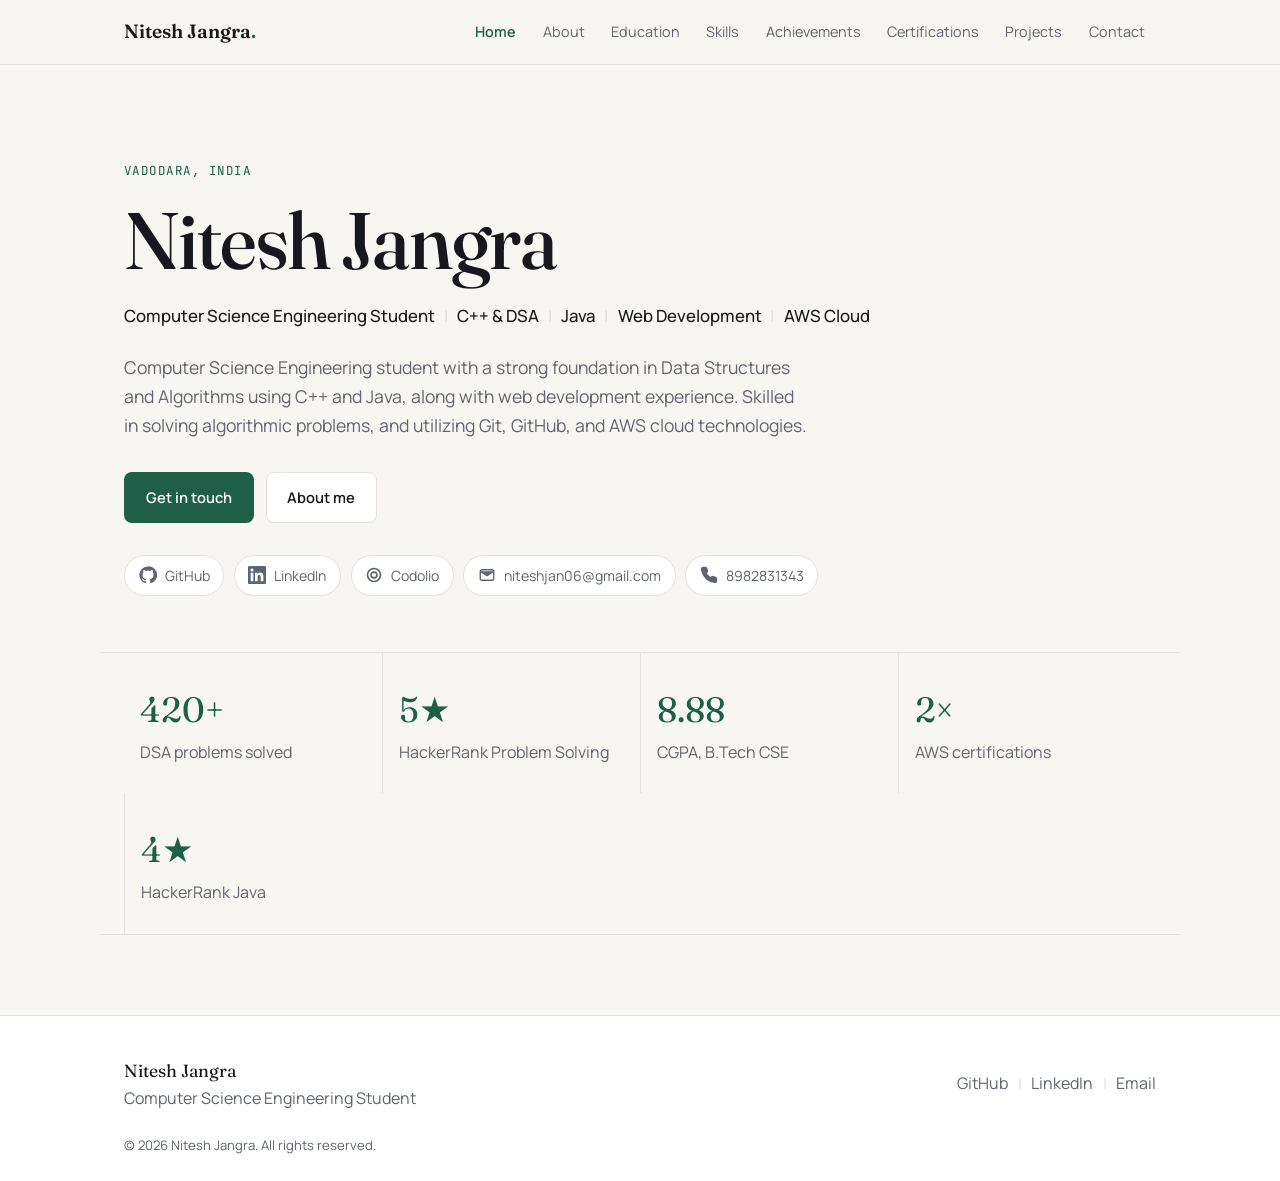
<file: index.html>
<!DOCTYPE html>
<html lang="en">
<head>
<meta charset="utf-8">
<meta name="viewport" content="width=device-width, initial-scale=1">
<title>Nitesh Jangra — CSE Student, C++ & DSA, AWS</title>
<meta name="description" content="Portfolio of Nitesh Jangra, Computer Science Engineering student in Vadodara.">
<link rel="preconnect" href="https://fonts.googleapis.com">
<link rel="stylesheet" href="https://fonts.googleapis.com/css2?family=Fraunces:opsz,wght@9..144,500;9..144,600&family=Manrope:wght@400;500;600&family=JetBrains+Mono:wght@400;500&display=swap">
<link rel="stylesheet" href="css/style.css">
</head>
<body>
<header class="site-header">
  <div class="container nav-wrap">
    <a class="brand" href="index.html">Nitesh Jangra<span>.</span></a>
    <input type="checkbox" id="nav-toggle" class="nav-toggle">
    <label for="nav-toggle" class="nav-burger" aria-label="Toggle menu"><span></span></label>
    <nav class="nav"><ul><li><a href="index.html" class="active" aria-current="page">Home</a></li><li><a href="about.html">About</a></li><li><a href="education.html">Education</a></li><li><a href="skills.html">Skills</a></li><li><a href="achievements.html">Achievements</a></li><li><a href="certifications.html">Certifications</a></li><li><a href="projects.html">Projects</a></li><li><a href="contact.html">Contact</a></li></ul></nav>
  </div>
</header>
<main class="fade-in">

<section class="hero container">
  <p class="eyebrow">Vadodara, India</p>
  <h1 class="hero-title">Nitesh Jangra</h1>
  <p class="hero-sub">Computer Science Engineering Student <span>|</span> C++ &amp; DSA <span>|</span> Java <span>|</span> Web Development <span>|</span> AWS Cloud</p>
  <p class="lead">Computer Science Engineering student with a strong foundation in Data Structures and Algorithms using C++ and Java, along with web development experience. Skilled in solving algorithmic problems, and utilizing Git, GitHub, and AWS cloud technologies.</p>
  <div class="actions"><a class="btn btn-primary" href="contact.html">Get in touch</a><a class="btn btn-ghost" href="about.html">About me</a></div>
  <ul class="socials">
    <li><a href="https://github.com/niteshjan06" target="_blank" rel="noopener noreferrer" aria-label="GitHub"><svg viewBox="0 0 24 24" aria-hidden="true"><path d="M12 .5a11.5 11.5 0 0 0-3.64 22.41c.58.1.79-.25.79-.56v-2c-3.2.7-3.88-1.37-3.88-1.37-.52-1.33-1.28-1.69-1.28-1.69-1.05-.71.08-.7.08-.7 1.16.08 1.77 1.19 1.77 1.19 1.03 1.77 2.7 1.26 3.36.96.1-.75.4-1.26.73-1.55-2.55-.29-5.24-1.28-5.24-5.68 0-1.26.45-2.28 1.19-3.09-.12-.29-.52-1.46.11-3.05 0 0 .97-.31 3.17 1.18a11 11 0 0 1 5.77 0c2.2-1.49 3.17-1.18 3.17-1.18.63 1.59.23 2.76.11 3.05.74.81 1.19 1.83 1.19 3.09 0 4.41-2.69 5.39-5.25 5.67.41.36.78 1.06.78 2.14v3.17c0 .31.21.67.8.56A11.5 11.5 0 0 0 12 .5Z"/></svg><span>GitHub</span></a></li>
    <li><a href="https://www.linkedin.com/in/nitesh-jangra-0b7164371" target="_blank" rel="noopener noreferrer" aria-label="LinkedIn"><svg viewBox="0 0 24 24" aria-hidden="true"><path d="M20.45 20.45h-3.55v-5.57c0-1.33-.03-3.04-1.85-3.04-1.85 0-2.14 1.45-2.14 2.94v5.67H9.35V9h3.41v1.56h.05c.48-.9 1.64-1.85 3.37-1.85 3.6 0 4.27 2.37 4.27 5.46v6.28ZM5.34 7.43a2.06 2.06 0 1 1 0-4.12 2.06 2.06 0 0 1 0 4.12ZM7.12 20.45H3.56V9h3.56v11.45ZM22.22 0H1.77C.79 0 0 .77 0 1.73v20.54C0 23.23.79 24 1.77 24h20.45c.98 0 1.78-.77 1.78-1.73V1.73C24 .77 23.2 0 22.22 0Z"/></svg><span>LinkedIn</span></a></li>
    <li><a href="https://codolio.com/profile/niteshjan06" target="_blank" rel="noopener noreferrer" aria-label="Codolio"><svg viewBox="0 0 24 24" aria-hidden="true"><path d="M12 2.25a9.75 9.75 0 1 0 0 19.5 9.75 9.75 0 0 0 0-19.5Zm0 2.2a7.55 7.55 0 1 1 0 15.1 7.55 7.55 0 0 1 0-15.1Zm0 2.55a5 5 0 1 0 0 10 5 5 0 0 0 0-10Zm0 2.2a2.8 2.8 0 1 1 0 5.6 2.8 2.8 0 0 1 0-5.6Z"/></svg><span>Codolio</span></a></li>
    <li><a href="mailto:niteshjan06@gmail.com" aria-label="Email"><svg viewBox="0 0 24 24" fill="none" stroke="currentColor" stroke-width="1.8" aria-hidden="true"><rect x="3" y="5" width="18" height="14" rx="2"/><path d="m3 7 9 6 9-6"/></svg><span>niteshjan06@gmail.com</span></a></li>
    <li><a href="tel:8982831343" aria-label="Phone"><svg viewBox="0 0 24 24" fill="none" stroke="currentColor" stroke-width="1.8" aria-hidden="true"><path d="M22 16.9v3a2 2 0 0 1-2.2 2 19.8 19.8 0 0 1-8.6-3.1 19.5 19.5 0 0 1-6-6A19.8 19.8 0 0 1 2.1 4.2 2 2 0 0 1 4.1 2h3a2 2 0 0 1 2 1.7c.1.9.4 1.8.7 2.7a2 2 0 0 1-.5 2.1L8 9.8a16 16 0 0 0 6 6l1.3-1.3a2 2 0 0 1 2.1-.4c.9.3 1.8.6 2.7.7a2 2 0 0 1 1.7 2Z"/></svg><span>8982831343</span></a></li>
  </ul>
</section>
<section class="container stats">
  <div class="stat"><p class="stat-num">420+</p><p class="muted">DSA problems solved</p></div>
  <div class="stat"><p class="stat-num">5&#9733;</p><p class="muted">HackerRank Problem Solving</p></div>
  <div class="stat"><p class="stat-num">8.88</p><p class="muted">CGPA, B.Tech CSE</p></div>
  <div class="stat"><p class="stat-num">2&times;</p><p class="muted">AWS certifications</p></div>
  <div class="stat"><p class="stat-num">4&#9733;</p><p class="muted">HackerRank Java</p></div>
</section>
</main>
<footer class="site-footer">
  <div class="container footer-grid">
    <div><p class="footer-name">Nitesh Jangra</p><p class="muted">Computer Science Engineering Student</p></div>
    <p class="footer-links"><a href="https://github.com/niteshjan06" target="_blank" rel="noopener noreferrer">GitHub</a> <span>|</span> <a href="https://www.linkedin.com/in/nitesh-jangra-0b7164371" target="_blank" rel="noopener noreferrer">LinkedIn</a> <span>|</span> <a href="mailto:niteshjan06@gmail.com">Email</a></p>
  </div>
  <div class="container"><p class="copy">&copy; 2026 Nitesh Jangra. All rights reserved.</p></div>
</footer>
</body>
</html>
</file>
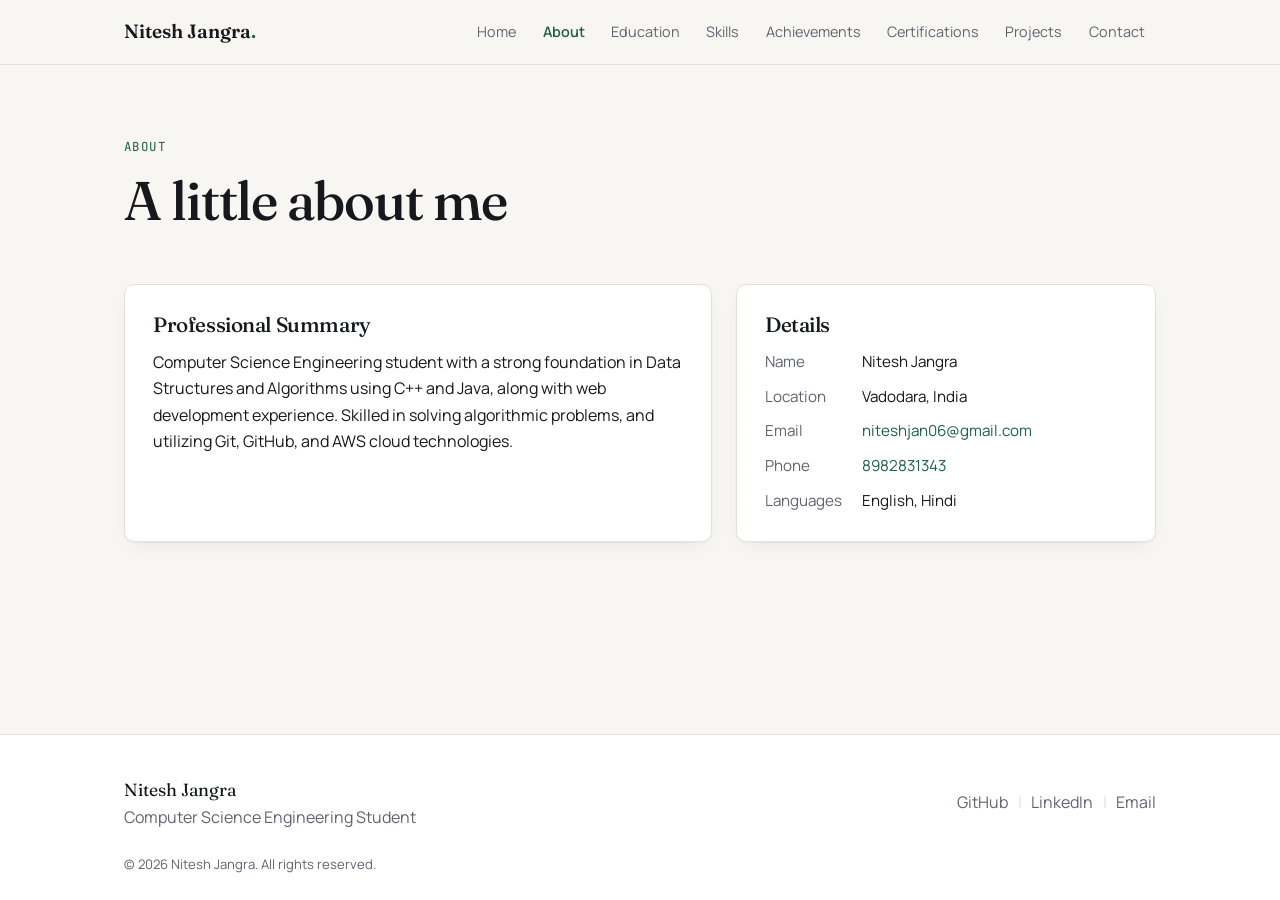
<file: about.html>
<!DOCTYPE html>
<html lang="en">
<head>
<meta charset="utf-8">
<meta name="viewport" content="width=device-width, initial-scale=1">
<title>About — Nitesh Jangra</title>
<meta name="description" content="About Nitesh Jangra, CSE student skilled in C++, Java, DSA and AWS.">
<link rel="preconnect" href="https://fonts.googleapis.com">
<link rel="stylesheet" href="https://fonts.googleapis.com/css2?family=Fraunces:opsz,wght@9..144,500;9..144,600&family=Manrope:wght@400;500;600&family=JetBrains+Mono:wght@400;500&display=swap">
<link rel="stylesheet" href="css/style.css">
</head>
<body>
<header class="site-header">
  <div class="container nav-wrap">
    <a class="brand" href="index.html">Nitesh Jangra<span>.</span></a>
    <input type="checkbox" id="nav-toggle" class="nav-toggle">
    <label for="nav-toggle" class="nav-burger" aria-label="Toggle menu"><span></span></label>
    <nav class="nav"><ul><li><a href="index.html">Home</a></li><li><a href="about.html" class="active" aria-current="page">About</a></li><li><a href="education.html">Education</a></li><li><a href="skills.html">Skills</a></li><li><a href="achievements.html">Achievements</a></li><li><a href="certifications.html">Certifications</a></li><li><a href="projects.html">Projects</a></li><li><a href="contact.html">Contact</a></li></ul></nav>
  </div>
</header>
<main class="fade-in">
<section class="page-head container"><p class="eyebrow">About</p><h1>A little about me</h1></section>
<section class="container two-col">
  <div class="card"><h2>Professional Summary</h2><p>Computer Science Engineering student with a strong foundation in Data Structures and Algorithms using C++ and Java, along with web development experience. Skilled in solving algorithmic problems, and utilizing Git, GitHub, and AWS cloud technologies.</p></div>
  <div class="card"><h2>Details</h2><dl class="facts">
    <dt>Name</dt><dd>Nitesh Jangra</dd><dt>Location</dt><dd>Vadodara, India</dd>
    <dt>Email</dt><dd><a href="mailto:niteshjan06@gmail.com">niteshjan06@gmail.com</a></dd><dt>Phone</dt><dd><a href="tel:8982831343">8982831343</a></dd>
    <dt>Languages</dt><dd>English, Hindi</dd></dl></div>
</section>
</main>
<footer class="site-footer">
  <div class="container footer-grid">
    <div><p class="footer-name">Nitesh Jangra</p><p class="muted">Computer Science Engineering Student</p></div>
    <p class="footer-links"><a href="https://github.com/niteshjan06" target="_blank" rel="noopener noreferrer">GitHub</a> <span>|</span> <a href="https://www.linkedin.com/in/nitesh-jangra-0b7164371" target="_blank" rel="noopener noreferrer">LinkedIn</a> <span>|</span> <a href="mailto:niteshjan06@gmail.com">Email</a></p>
  </div>
  <div class="container"><p class="copy">&copy; 2026 Nitesh Jangra. All rights reserved.</p></div>
</footer>
</body>
</html>
</file>
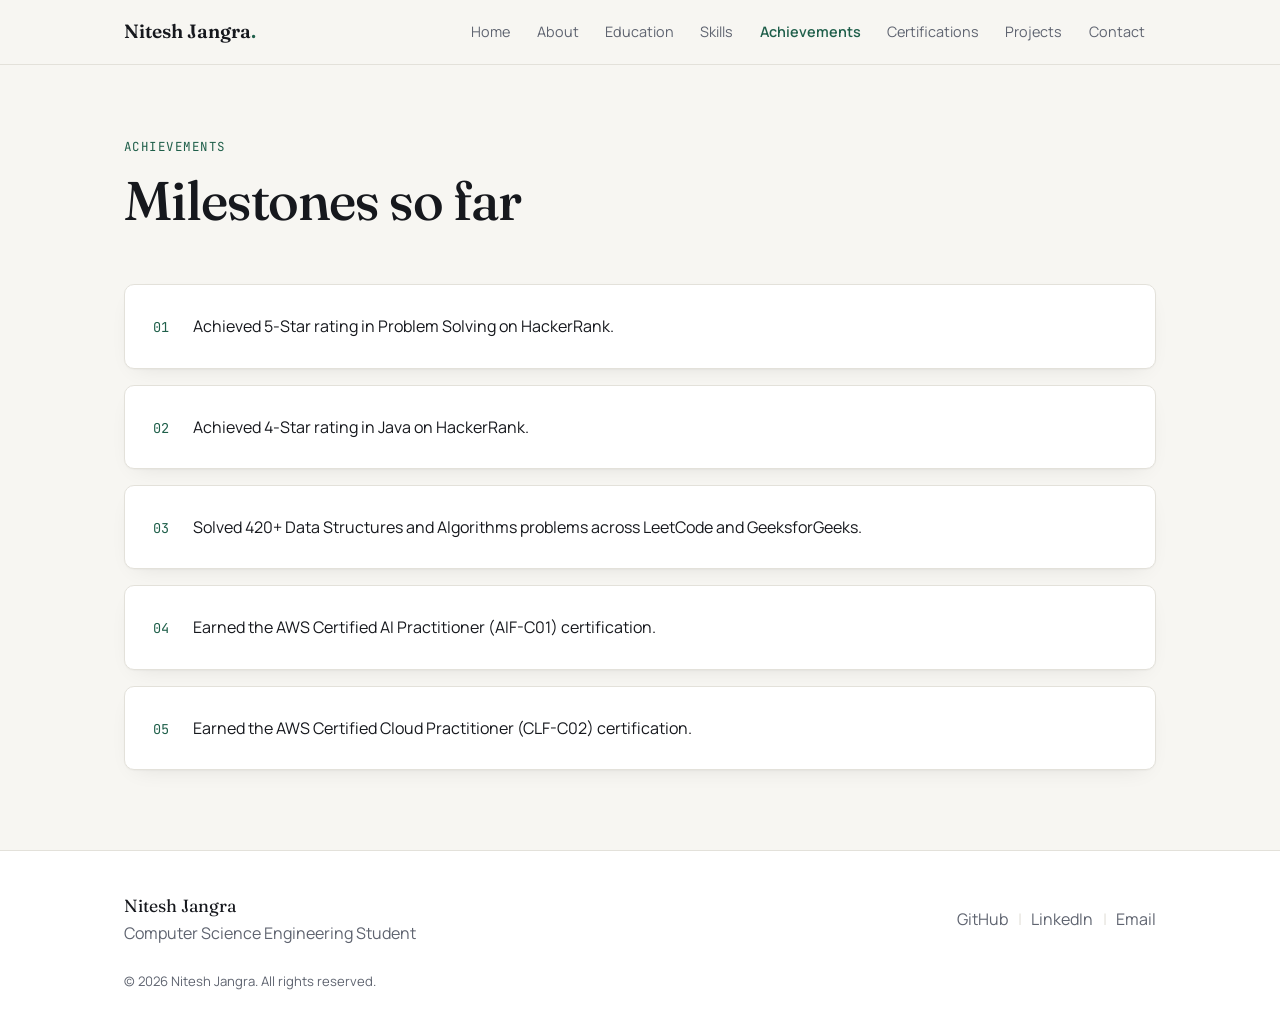
<file: achievements.html>
<!DOCTYPE html>
<html lang="en">
<head>
<meta charset="utf-8">
<meta name="viewport" content="width=device-width, initial-scale=1">
<title>Achievements — Nitesh Jangra</title>
<meta name="description" content="Achievements of Nitesh Jangra in problem solving and cloud.">
<link rel="preconnect" href="https://fonts.googleapis.com">
<link rel="stylesheet" href="https://fonts.googleapis.com/css2?family=Fraunces:opsz,wght@9..144,500;9..144,600&family=Manrope:wght@400;500;600&family=JetBrains+Mono:wght@400;500&display=swap">
<link rel="stylesheet" href="css/style.css">
</head>
<body>
<header class="site-header">
  <div class="container nav-wrap">
    <a class="brand" href="index.html">Nitesh Jangra<span>.</span></a>
    <input type="checkbox" id="nav-toggle" class="nav-toggle">
    <label for="nav-toggle" class="nav-burger" aria-label="Toggle menu"><span></span></label>
    <nav class="nav"><ul><li><a href="index.html">Home</a></li><li><a href="about.html">About</a></li><li><a href="education.html">Education</a></li><li><a href="skills.html">Skills</a></li><li><a href="achievements.html" class="active" aria-current="page">Achievements</a></li><li><a href="certifications.html">Certifications</a></li><li><a href="projects.html">Projects</a></li><li><a href="contact.html">Contact</a></li></ul></nav>
  </div>
</header>
<main class="fade-in">
<section class="page-head container"><p class="eyebrow">Achievements</p><h1>Milestones so far</h1></section>
<section class="container list-cards">
  <div class="card row"><span class="num mono">01</span><p>Achieved 5-Star rating in Problem Solving on HackerRank.</p></div>
  <div class="card row"><span class="num mono">02</span><p>Achieved 4-Star rating in Java on HackerRank.</p></div>
  <div class="card row"><span class="num mono">03</span><p>Solved 420+ Data Structures and Algorithms problems across LeetCode and GeeksforGeeks.</p></div>
  <div class="card row"><span class="num mono">04</span><p>Earned the AWS Certified AI Practitioner (AIF-C01) certification.</p></div>
  <div class="card row"><span class="num mono">05</span><p>Earned the AWS Certified Cloud Practitioner (CLF-C02) certification.</p></div>
  
</section>
</main>
<footer class="site-footer">
  <div class="container footer-grid">
    <div><p class="footer-name">Nitesh Jangra</p><p class="muted">Computer Science Engineering Student</p></div>
    <p class="footer-links"><a href="https://github.com/niteshjan06" target="_blank" rel="noopener noreferrer">GitHub</a> <span>|</span> <a href="https://www.linkedin.com/in/nitesh-jangra-0b7164371" target="_blank" rel="noopener noreferrer">LinkedIn</a> <span>|</span> <a href="mailto:niteshjan06@gmail.com">Email</a></p>
  </div>
  <div class="container"><p class="copy">&copy; 2026 Nitesh Jangra. All rights reserved.</p></div>
</footer>
</body>
</html>
</file>
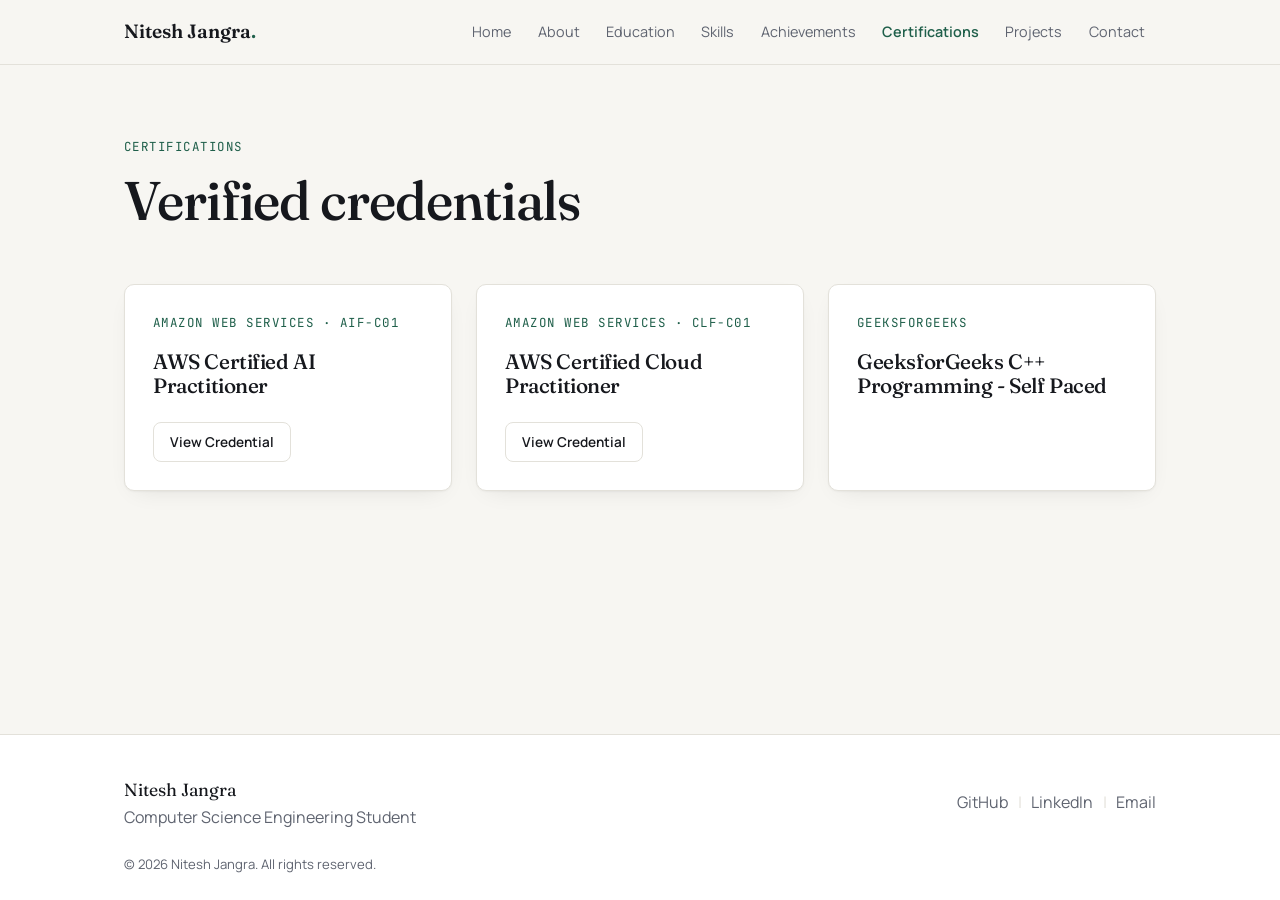
<file: certifications.html>
<!DOCTYPE html>
<html lang="en">
<head>
<meta charset="utf-8">
<meta name="viewport" content="width=device-width, initial-scale=1">
<title>Certifications — Nitesh Jangra</title>
<meta name="description" content="AWS AI Practitioner, AWS Cloud Practitioner and GeeksforGeeks C++ certifications.">
<link rel="preconnect" href="https://fonts.googleapis.com">
<link rel="stylesheet" href="https://fonts.googleapis.com/css2?family=Fraunces:opsz,wght@9..144,500;9..144,600&family=Manrope:wght@400;500;600&family=JetBrains+Mono:wght@400;500&display=swap">
<link rel="stylesheet" href="css/style.css">
</head>
<body>
<header class="site-header">
  <div class="container nav-wrap">
    <a class="brand" href="index.html">Nitesh Jangra<span>.</span></a>
    <input type="checkbox" id="nav-toggle" class="nav-toggle">
    <label for="nav-toggle" class="nav-burger" aria-label="Toggle menu"><span></span></label>
    <nav class="nav"><ul><li><a href="index.html">Home</a></li><li><a href="about.html">About</a></li><li><a href="education.html">Education</a></li><li><a href="skills.html">Skills</a></li><li><a href="achievements.html">Achievements</a></li><li><a href="certifications.html" class="active" aria-current="page">Certifications</a></li><li><a href="projects.html">Projects</a></li><li><a href="contact.html">Contact</a></li></ul></nav>
  </div>
</header>
<main class="fade-in">
<section class="page-head container"><p class="eyebrow">Certifications</p><h1>Verified credentials</h1></section><section class="container grid-3"><div class="card cert"><p class="eyebrow">Amazon Web Services &middot; AIF-C01</p><h2>AWS Certified AI Practitioner</h2><a class="btn btn-ghost btn-sm" href="https://www.credly.com/earner/earned/badge/9426528f-f6dc-471f-ab2c-15a542e75a99" target="_blank" rel="noopener noreferrer">View Credential</a></div><div class="card cert"><p class="eyebrow">Amazon Web Services &middot; CLF-C01</p><h2>AWS Certified Cloud Practitioner</h2><a class="btn btn-ghost btn-sm" href="https://www.credly.com/earner/earned/badge/ca1f41d7-5760-4d4f-8ec5-a8e5cf3d3547" target="_blank" rel="noopener noreferrer">View Credential</a></div><div class="card cert"><p class="eyebrow">GeeksforGeeks</p><h2>GeeksforGeeks C++ Programming - Self Paced</h2></div></section>
</main>
<footer class="site-footer">
  <div class="container footer-grid">
    <div><p class="footer-name">Nitesh Jangra</p><p class="muted">Computer Science Engineering Student</p></div>
    <p class="footer-links"><a href="https://github.com/niteshjan06" target="_blank" rel="noopener noreferrer">GitHub</a> <span>|</span> <a href="https://www.linkedin.com/in/nitesh-jangra-0b7164371" target="_blank" rel="noopener noreferrer">LinkedIn</a> <span>|</span> <a href="mailto:niteshjan06@gmail.com">Email</a></p>
  </div>
  <div class="container"><p class="copy">&copy; 2026 Nitesh Jangra. All rights reserved.</p></div>
</footer>
</body>
</html>
</file>
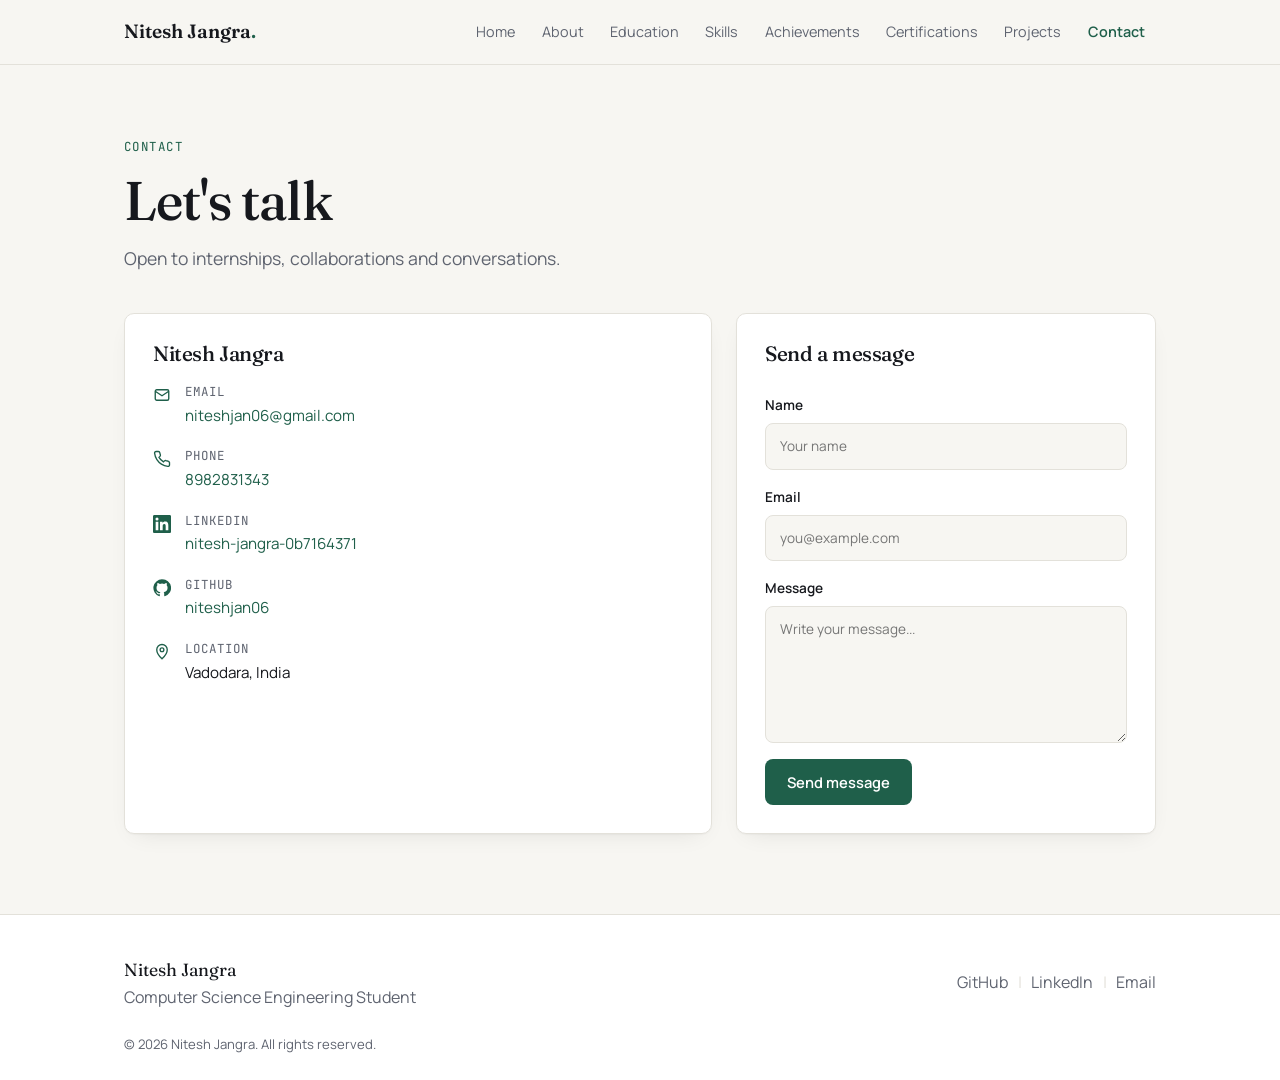
<file: contact.html>
<!DOCTYPE html>
<html lang="en">
<head>
<meta charset="utf-8">
<meta name="viewport" content="width=device-width, initial-scale=1">
<title>Contact — Nitesh Jangra</title>
<meta name="description" content="Contact Nitesh Jangra by email, phone, LinkedIn or GitHub.">
<link rel="preconnect" href="https://fonts.googleapis.com">
<link rel="stylesheet" href="https://fonts.googleapis.com/css2?family=Fraunces:opsz,wght@9..144,500;9..144,600&family=Manrope:wght@400;500;600&family=JetBrains+Mono:wght@400;500&display=swap">
<link rel="stylesheet" href="css/style.css">
</head>
<body>
<header class="site-header">
  <div class="container nav-wrap">
    <a class="brand" href="index.html">Nitesh Jangra<span>.</span></a>
    <input type="checkbox" id="nav-toggle" class="nav-toggle">
    <label for="nav-toggle" class="nav-burger" aria-label="Toggle menu"><span></span></label>
    <nav class="nav"><ul><li><a href="index.html">Home</a></li><li><a href="about.html">About</a></li><li><a href="education.html">Education</a></li><li><a href="skills.html">Skills</a></li><li><a href="achievements.html">Achievements</a></li><li><a href="certifications.html">Certifications</a></li><li><a href="projects.html">Projects</a></li><li><a href="contact.html" class="active" aria-current="page">Contact</a></li></ul></nav>
  </div>
</header>
<main class="fade-in">
<section class="page-head container"><p class="eyebrow">Contact</p><h1>Let's talk</h1><p class=lead>Open to internships, collaborations and conversations.</p></section>
<section class="container two-col">
  <div class="card"><h2>Nitesh Jangra</h2><ul class="contact-list">
    <li><svg viewBox="0 0 24 24" fill="none" stroke="currentColor" stroke-width="1.8" aria-hidden="true"><rect x="3" y="5" width="18" height="14" rx="2"/><path d="m3 7 9 6 9-6"/></svg><div><span class="muted">Email</span><a href="mailto:niteshjan06@gmail.com">niteshjan06@gmail.com</a></div></li>
    <li><svg viewBox="0 0 24 24" fill="none" stroke="currentColor" stroke-width="1.8" aria-hidden="true"><path d="M22 16.9v3a2 2 0 0 1-2.2 2 19.8 19.8 0 0 1-8.6-3.1 19.5 19.5 0 0 1-6-6A19.8 19.8 0 0 1 2.1 4.2 2 2 0 0 1 4.1 2h3a2 2 0 0 1 2 1.7c.1.9.4 1.8.7 2.7a2 2 0 0 1-.5 2.1L8 9.8a16 16 0 0 0 6 6l1.3-1.3a2 2 0 0 1 2.1-.4c.9.3 1.8.6 2.7.7a2 2 0 0 1 1.7 2Z"/></svg><div><span class="muted">Phone</span><a href="tel:8982831343">8982831343</a></div></li>
    <li><svg viewBox="0 0 24 24" aria-hidden="true"><path d="M20.45 20.45h-3.55v-5.57c0-1.33-.03-3.04-1.85-3.04-1.85 0-2.14 1.45-2.14 2.94v5.67H9.35V9h3.41v1.56h.05c.48-.9 1.64-1.85 3.37-1.85 3.6 0 4.27 2.37 4.27 5.46v6.28ZM5.34 7.43a2.06 2.06 0 1 1 0-4.12 2.06 2.06 0 0 1 0 4.12ZM7.12 20.45H3.56V9h3.56v11.45ZM22.22 0H1.77C.79 0 0 .77 0 1.73v20.54C0 23.23.79 24 1.77 24h20.45c.98 0 1.78-.77 1.78-1.73V1.73C24 .77 23.2 0 22.22 0Z"/></svg><div><span class="muted">LinkedIn</span><a href="https://www.linkedin.com/in/nitesh-jangra-0b7164371" target="_blank" rel="noopener noreferrer">nitesh-jangra-0b7164371</a></div></li>
    <li><svg viewBox="0 0 24 24" aria-hidden="true"><path d="M12 .5a11.5 11.5 0 0 0-3.64 22.41c.58.1.79-.25.79-.56v-2c-3.2.7-3.88-1.37-3.88-1.37-.52-1.33-1.28-1.69-1.28-1.69-1.05-.71.08-.7.08-.7 1.16.08 1.77 1.19 1.77 1.19 1.03 1.77 2.7 1.26 3.36.96.1-.75.4-1.26.73-1.55-2.55-.29-5.24-1.28-5.24-5.68 0-1.26.45-2.28 1.19-3.09-.12-.29-.52-1.46.11-3.05 0 0 .97-.31 3.17 1.18a11 11 0 0 1 5.77 0c2.2-1.49 3.17-1.18 3.17-1.18.63 1.59.23 2.76.11 3.05.74.81 1.19 1.83 1.19 3.09 0 4.41-2.69 5.39-5.25 5.67.41.36.78 1.06.78 2.14v3.17c0 .31.21.67.8.56A11.5 11.5 0 0 0 12 .5Z"/></svg><div><span class="muted">GitHub</span><a href="https://github.com/niteshjan06" target="_blank" rel="noopener noreferrer">niteshjan06</a></div></li>
    <li><svg viewBox="0 0 24 24" fill="none" stroke="currentColor" stroke-width="1.8" aria-hidden="true"><path d="M12 21s-7-6.2-7-12a7 7 0 0 1 14 0c0 5.8-7 12-7 12Z"/><circle cx="12" cy="9" r="2.5"/></svg><div><span class="muted">Location</span>Vadodara, India</div></li>
  </ul></div>
  <form class="card form" action="#" method="post">
    <h2>Send a message</h2>
    <label>Name<input type="text" name="name" placeholder="Your name" required></label>
    <label>Email<input type="email" name="email" placeholder="you@example.com" required></label>
    <label>Message<textarea name="message" rows="5" placeholder="Write your message..." required></textarea></label>
    <button class="btn btn-primary" type="submit">Send message</button>
  </form>
</section>
</main>
<footer class="site-footer">
  <div class="container footer-grid">
    <div><p class="footer-name">Nitesh Jangra</p><p class="muted">Computer Science Engineering Student</p></div>
    <p class="footer-links"><a href="https://github.com/niteshjan06" target="_blank" rel="noopener noreferrer">GitHub</a> <span>|</span> <a href="https://www.linkedin.com/in/nitesh-jangra-0b7164371" target="_blank" rel="noopener noreferrer">LinkedIn</a> <span>|</span> <a href="mailto:niteshjan06@gmail.com">Email</a></p>
  </div>
  <div class="container"><p class="copy">&copy; 2026 Nitesh Jangra. All rights reserved.</p></div>
</footer>
</body>
</html>
</file>
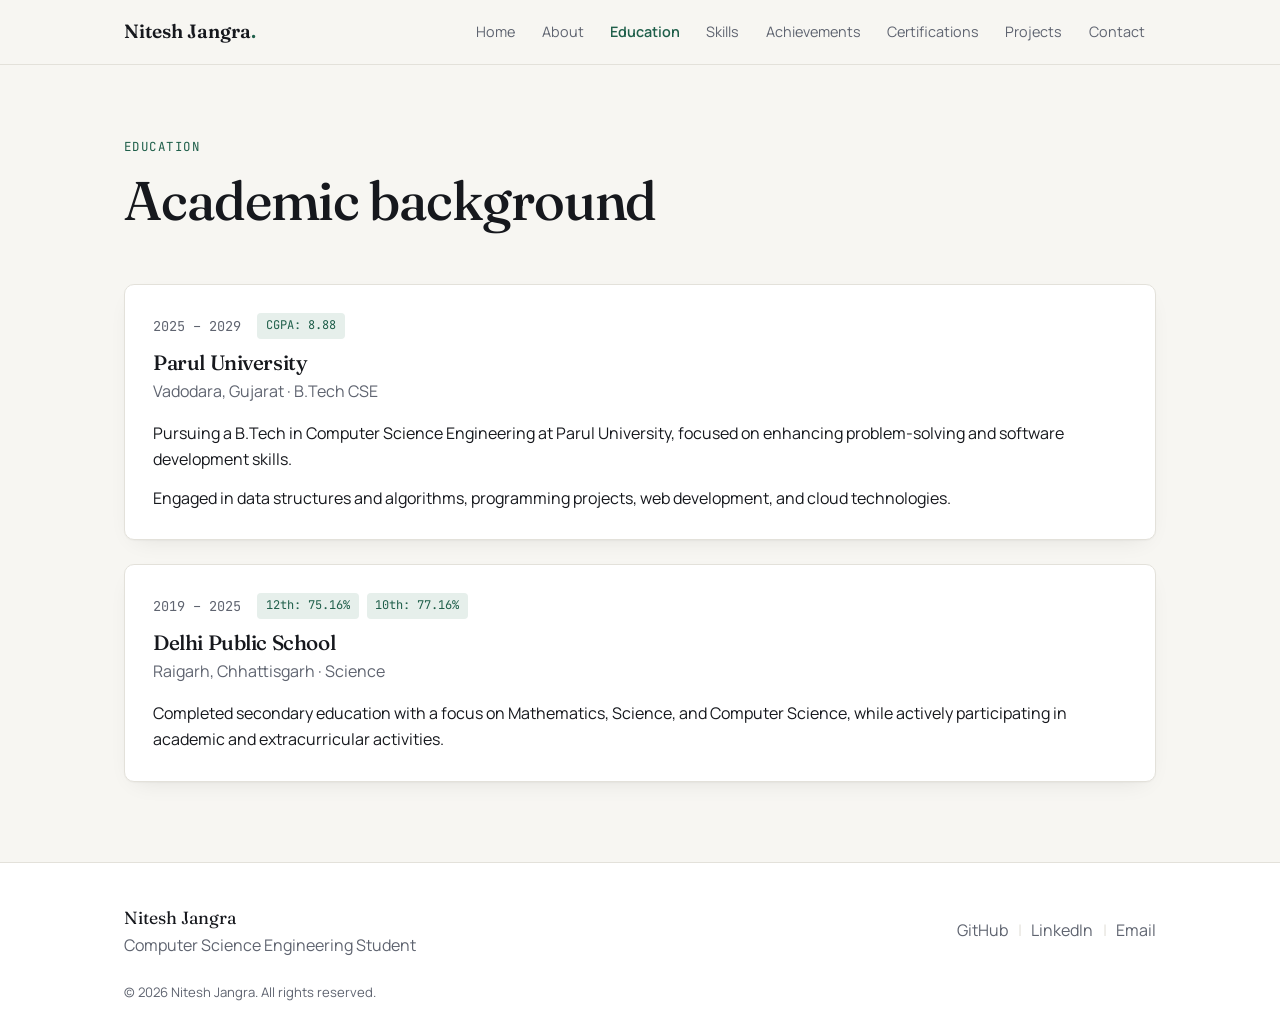
<file: education.html>
<!DOCTYPE html>
<html lang="en">
<head>
<meta charset="utf-8">
<meta name="viewport" content="width=device-width, initial-scale=1">
<title>Education — Nitesh Jangra</title>
<meta name="description" content="Education of Nitesh Jangra: Parul University and Delhi Public School.">
<link rel="preconnect" href="https://fonts.googleapis.com">
<link rel="stylesheet" href="https://fonts.googleapis.com/css2?family=Fraunces:opsz,wght@9..144,500;9..144,600&family=Manrope:wght@400;500;600&family=JetBrains+Mono:wght@400;500&display=swap">
<link rel="stylesheet" href="css/style.css">
</head>
<body>
<header class="site-header">
  <div class="container nav-wrap">
    <a class="brand" href="index.html">Nitesh Jangra<span>.</span></a>
    <input type="checkbox" id="nav-toggle" class="nav-toggle">
    <label for="nav-toggle" class="nav-burger" aria-label="Toggle menu"><span></span></label>
    <nav class="nav"><ul><li><a href="index.html">Home</a></li><li><a href="about.html">About</a></li><li><a href="education.html" class="active" aria-current="page">Education</a></li><li><a href="skills.html">Skills</a></li><li><a href="achievements.html">Achievements</a></li><li><a href="certifications.html">Certifications</a></li><li><a href="projects.html">Projects</a></li><li><a href="contact.html">Contact</a></li></ul></nav>
  </div>
</header>
<main class="fade-in">
<section class="page-head container"><p class="eyebrow">Education</p><h1>Academic background</h1></section>
<section class="container timeline">
  <article class="card t-item"><div class="t-meta"><span class="mono">2025 – 2029</span><span class="tag">CGPA: 8.88</span></div>
    <h2>Parul University</h2><p class="muted">Vadodara, Gujarat &middot; B.Tech CSE</p>
    <p>Pursuing a B.Tech in Computer Science Engineering at Parul University, focused on enhancing problem-solving and software development skills.</p>
    <p>Engaged in data structures and algorithms, programming projects, web development, and cloud technologies.</p></article>
  <article class="card t-item"><div class="t-meta"><span class="mono">2019 – 2025</span><span class="tag">12th: 75.16%</span><span class="tag">10th: 77.16%</span></div>
    <h2>Delhi Public School</h2><p class="muted">Raigarh, Chhattisgarh &middot; Science</p>
    <p>Completed secondary education with a focus on Mathematics, Science, and Computer Science, while actively participating in academic and extracurricular activities.</p></article>
</section>
</main>
<footer class="site-footer">
  <div class="container footer-grid">
    <div><p class="footer-name">Nitesh Jangra</p><p class="muted">Computer Science Engineering Student</p></div>
    <p class="footer-links"><a href="https://github.com/niteshjan06" target="_blank" rel="noopener noreferrer">GitHub</a> <span>|</span> <a href="https://www.linkedin.com/in/nitesh-jangra-0b7164371" target="_blank" rel="noopener noreferrer">LinkedIn</a> <span>|</span> <a href="mailto:niteshjan06@gmail.com">Email</a></p>
  </div>
  <div class="container"><p class="copy">&copy; 2026 Nitesh Jangra. All rights reserved.</p></div>
</footer>
</body>
</html>
</file>
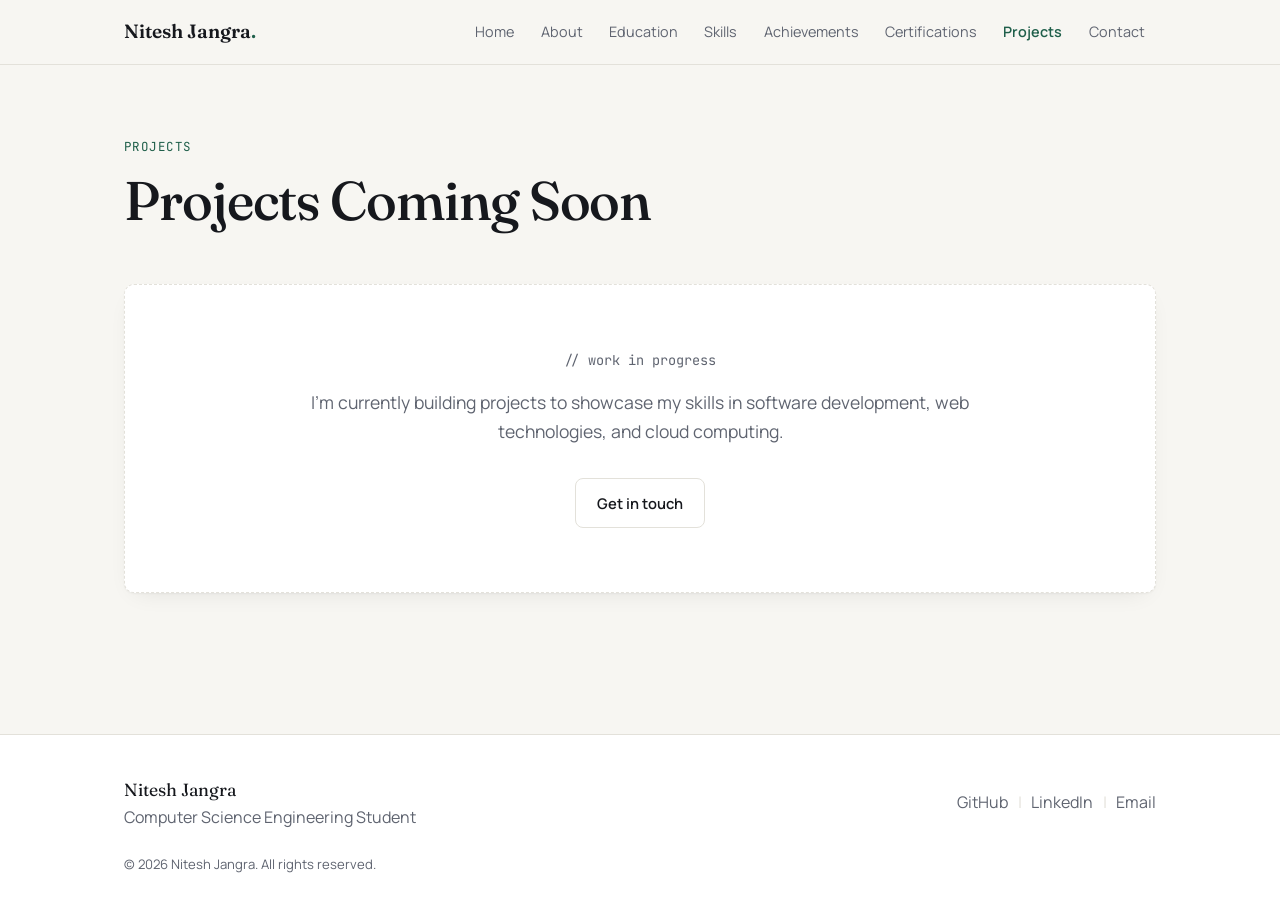
<file: projects.html>
<!DOCTYPE html>
<html lang="en">
<head>
<meta charset="utf-8">
<meta name="viewport" content="width=device-width, initial-scale=1">
<title>Projects — Nitesh Jangra</title>
<meta name="description" content="Projects by Nitesh Jangra — coming soon.">
<link rel="preconnect" href="https://fonts.googleapis.com">
<link rel="stylesheet" href="https://fonts.googleapis.com/css2?family=Fraunces:opsz,wght@9..144,500;9..144,600&family=Manrope:wght@400;500;600&family=JetBrains+Mono:wght@400;500&display=swap">
<link rel="stylesheet" href="css/style.css">
</head>
<body>
<header class="site-header">
  <div class="container nav-wrap">
    <a class="brand" href="index.html">Nitesh Jangra<span>.</span></a>
    <input type="checkbox" id="nav-toggle" class="nav-toggle">
    <label for="nav-toggle" class="nav-burger" aria-label="Toggle menu"><span></span></label>
    <nav class="nav"><ul><li><a href="index.html">Home</a></li><li><a href="about.html">About</a></li><li><a href="education.html">Education</a></li><li><a href="skills.html">Skills</a></li><li><a href="achievements.html">Achievements</a></li><li><a href="certifications.html">Certifications</a></li><li><a href="projects.html" class="active" aria-current="page">Projects</a></li><li><a href="contact.html">Contact</a></li></ul></nav>
  </div>
</header>
<main class="fade-in">
<section class="page-head container"><p class="eyebrow">Projects</p><h1>Projects Coming Soon</h1></section>
<section class="container">
  <div class="card empty"><p class="mono muted">// work in progress</p><p class="lead">I'm currently building projects to showcase my skills in software development, web technologies, and cloud computing.</p><a class="btn btn-ghost" href="contact.html">Get in touch</a></div>
  <div class="grid-3 projects">
    <!-- Add project cards here. Template:
    <article class="card project">
      <h2>Project Name</h2>
      <p>Short description of the project.</p>
      <ul class="chips"><li>C++</li><li>AWS</li></ul>
      <p class="links"><a href="#" target="_blank" rel="noopener noreferrer">Code</a></p>
    </article>
    -->
  </div>
</section>
</main>
<footer class="site-footer">
  <div class="container footer-grid">
    <div><p class="footer-name">Nitesh Jangra</p><p class="muted">Computer Science Engineering Student</p></div>
    <p class="footer-links"><a href="https://github.com/niteshjan06" target="_blank" rel="noopener noreferrer">GitHub</a> <span>|</span> <a href="https://www.linkedin.com/in/nitesh-jangra-0b7164371" target="_blank" rel="noopener noreferrer">LinkedIn</a> <span>|</span> <a href="mailto:niteshjan06@gmail.com">Email</a></p>
  </div>
  <div class="container"><p class="copy">&copy; 2026 Nitesh Jangra. All rights reserved.</p></div>
</footer>
</body>
</html>
</file>
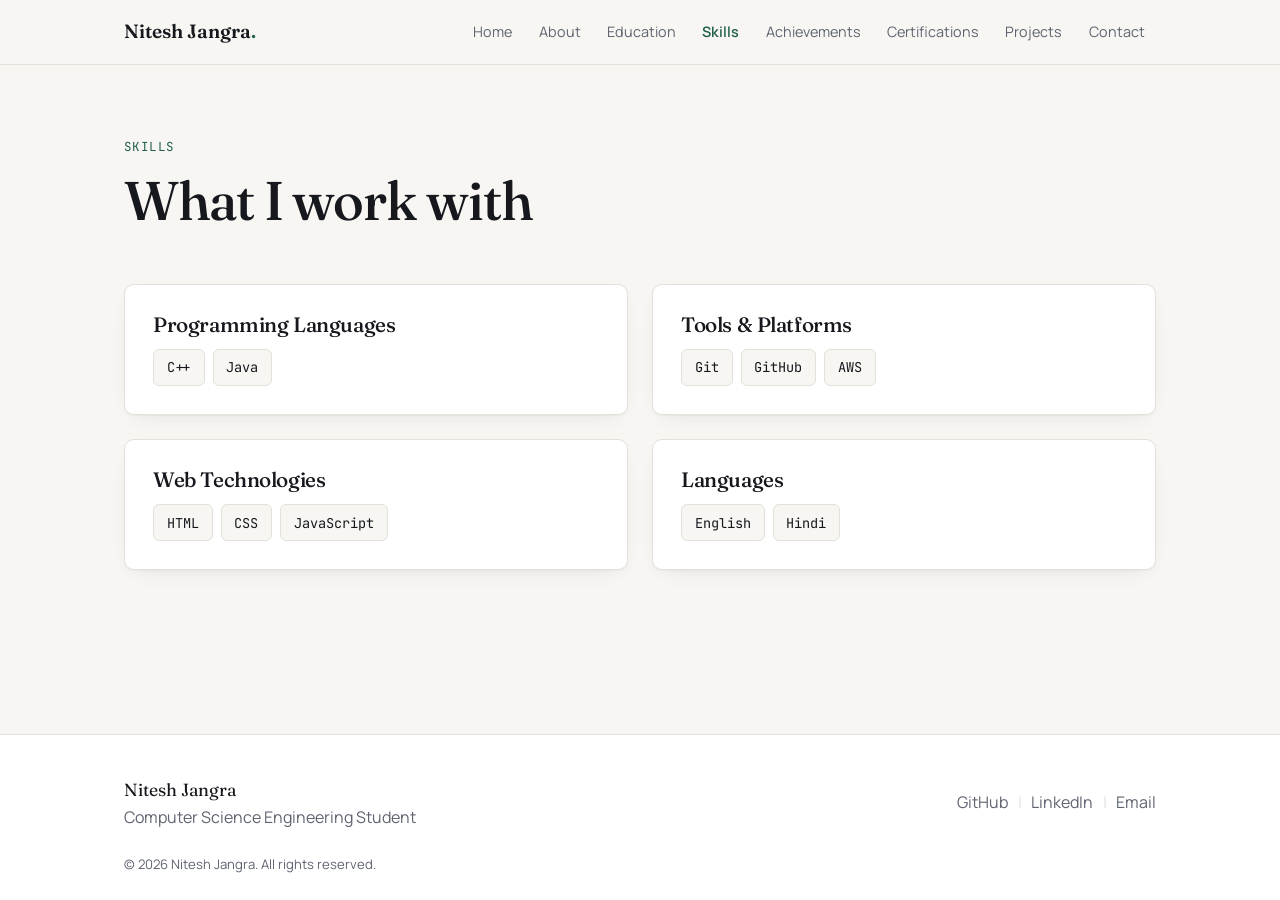
<file: skills.html>
<!DOCTYPE html>
<html lang="en">
<head>
<meta charset="utf-8">
<meta name="viewport" content="width=device-width, initial-scale=1">
<title>Skills — Nitesh Jangra</title>
<meta name="description" content="Skills: C++, Java, Git, GitHub, AWS, HTML, CSS, JavaScript.">
<link rel="preconnect" href="https://fonts.googleapis.com">
<link rel="stylesheet" href="https://fonts.googleapis.com/css2?family=Fraunces:opsz,wght@9..144,500;9..144,600&family=Manrope:wght@400;500;600&family=JetBrains+Mono:wght@400;500&display=swap">
<link rel="stylesheet" href="css/style.css">
</head>
<body>
<header class="site-header">
  <div class="container nav-wrap">
    <a class="brand" href="index.html">Nitesh Jangra<span>.</span></a>
    <input type="checkbox" id="nav-toggle" class="nav-toggle">
    <label for="nav-toggle" class="nav-burger" aria-label="Toggle menu"><span></span></label>
    <nav class="nav"><ul><li><a href="index.html">Home</a></li><li><a href="about.html">About</a></li><li><a href="education.html">Education</a></li><li><a href="skills.html" class="active" aria-current="page">Skills</a></li><li><a href="achievements.html">Achievements</a></li><li><a href="certifications.html">Certifications</a></li><li><a href="projects.html">Projects</a></li><li><a href="contact.html">Contact</a></li></ul></nav>
  </div>
</header>
<main class="fade-in">
<section class="page-head container"><p class="eyebrow">Skills</p><h1>What I work with</h1></section><section class="container grid-2"><div class="card"><h2>Programming Languages</h2><ul class="chips"><li>C++</li><li>Java</li></ul></div><div class="card"><h2>Tools &amp; Platforms</h2><ul class="chips"><li>Git</li><li>GitHub</li><li>AWS</li></ul></div><div class="card"><h2>Web Technologies</h2><ul class="chips"><li>HTML</li><li>CSS</li><li>JavaScript</li></ul></div><div class="card"><h2>Languages</h2><ul class="chips"><li>English</li><li>Hindi</li></ul></div></section>
</main>
<footer class="site-footer">
  <div class="container footer-grid">
    <div><p class="footer-name">Nitesh Jangra</p><p class="muted">Computer Science Engineering Student</p></div>
    <p class="footer-links"><a href="https://github.com/niteshjan06" target="_blank" rel="noopener noreferrer">GitHub</a> <span>|</span> <a href="https://www.linkedin.com/in/nitesh-jangra-0b7164371" target="_blank" rel="noopener noreferrer">LinkedIn</a> <span>|</span> <a href="mailto:niteshjan06@gmail.com">Email</a></p>
  </div>
  <div class="container"><p class="copy">&copy; 2026 Nitesh Jangra. All rights reserved.</p></div>
</footer>
</body>
</html>
</file>
<file: css/style.css>
:root{
  --bg:#f7f6f2;--surface:#ffffff;--text:#16181d;--muted:#5f6470;--border:#e3e1da;
  --accent:#1f5f4a;--accent-soft:#e6efeb;--shadow:0 1px 2px rgba(20,20,20,.04),0 8px 24px -12px rgba(20,20,20,.12);
  --serif:"Fraunces",Georgia,serif;--sans:"Manrope",system-ui,sans-serif;--mono:"JetBrains Mono",ui-monospace,monospace;
  --radius:10px;--max:1080px;
}
*{box-sizing:border-box;margin:0;padding:0}
html{scroll-behavior:smooth}
body{font-family:var(--sans);background:var(--bg);color:var(--text);line-height:1.65;font-size:16px;-webkit-font-smoothing:antialiased;min-height:100vh;display:flex;flex-direction:column}
main{flex:1;padding-bottom:5rem}
a{color:inherit;text-decoration:none}
p a,dd a,.contact-list a{color:var(--accent);border-bottom:1px solid transparent;transition:border-color .2s}
p a:hover,dd a:hover,.contact-list a:hover{border-color:var(--accent)}
h1,h2{font-family:var(--serif);font-weight:500;letter-spacing:-.02em;line-height:1.15}
h2{font-size:1.3rem;margin-bottom:.75rem}
.container{max-width:var(--max);margin:0 auto;padding:0 1.5rem}
.muted{color:var(--muted)}
.mono{font-family:var(--mono);font-size:.85rem}
.eyebrow{font-family:var(--mono);font-size:.78rem;text-transform:uppercase;letter-spacing:.12em;color:var(--accent);margin-bottom:.75rem}
.lead{font-size:1.1rem;color:var(--muted);max-width:62ch}

/* header */
.site-header{position:sticky;top:0;z-index:10;background:rgba(247,246,242,.92);backdrop-filter:blur(6px);border-bottom:1px solid var(--border)}
.nav-wrap{display:flex;align-items:center;justify-content:space-between;height:64px}
.brand{font-family:var(--serif);font-size:1.2rem;font-weight:600}
.brand span{color:var(--accent)}
.nav ul{list-style:none;display:flex;gap:.25rem}
.nav a{display:block;padding:.45rem .7rem;font-size:.9rem;color:var(--muted);border-radius:6px;transition:color .2s,background .2s}
.nav a:hover{color:var(--text);background:var(--accent-soft)}
.nav a.active{color:var(--accent);font-weight:600}
.nav-toggle{display:none}
.nav-burger{display:none;width:40px;height:40px;cursor:pointer;position:relative}
.nav-burger span,.nav-burger span::before,.nav-burger span::after{position:absolute;left:10px;width:20px;height:2px;background:var(--text);transition:transform .25s,opacity .2s;content:""}
.nav-burger span{top:19px}.nav-burger span::before{top:-6px;left:0}.nav-burger span::after{top:6px;left:0}

/* hero */
.hero{padding:6rem 1.5rem 3.5rem}
.hero-title{font-size:clamp(2.8rem,7vw,5rem);margin-bottom:1rem}
.hero-sub{font-size:1.05rem;font-weight:500;margin-bottom:1.5rem}
.hero-sub span{color:var(--border);margin:0 .35rem}
.actions{display:flex;gap:.75rem;flex-wrap:wrap;margin:2rem 0}
.socials{list-style:none;display:flex;flex-wrap:wrap;gap:.6rem}
.socials a{display:inline-flex;align-items:center;gap:.5rem;padding:.5rem .85rem;border:1px solid var(--border);border-radius:999px;background:var(--surface);font-size:.88rem;color:var(--muted);transition:border-color .2s,color .2s}
.socials a:hover{border-color:var(--accent);color:var(--accent)}
svg{width:18px;height:18px;flex-shrink:0}
.socials svg path:not([fill="none"]),.contact-list svg{fill:currentColor}
.contact-list svg[fill="none"]{fill:none}

/* buttons */
.btn{display:inline-block;padding:.75rem 1.3rem;border-radius:8px;font-weight:600;font-size:.92rem;border:1px solid transparent;cursor:pointer;font-family:inherit;transition:background .2s,border-color .2s,transform .2s}
.btn:hover{transform:translateY(-1px)}
.btn-primary{background:var(--accent);color:#fff}
.btn-primary:hover{background:#174a39}
.btn-ghost{border-color:var(--border);background:var(--surface)}
.btn-ghost:hover{border-color:var(--accent);color:var(--accent)}
.btn-sm{padding:.5rem 1rem;font-size:.85rem;margin-top:auto;align-self:flex-start}

/* stats */
.stats{display:grid;grid-template-columns:repeat(4,1fr);border-top:1px solid var(--border);border-bottom:1px solid var(--border)}
.stat{padding:1.75rem 1rem}
.stat+.stat{border-left:1px solid var(--border)}
.stat-num{font-family:var(--serif);font-size:2.2rem;color:var(--accent)}

/* page heads & cards */
.page-head{padding:4.5rem 1.5rem 2.5rem}
.page-head h1{font-size:clamp(2.2rem,5vw,3.4rem);margin-bottom:.75rem}
.card{background:var(--surface);border:1px solid var(--border);border-radius:var(--radius);padding:1.75rem;box-shadow:var(--shadow);transition:transform .25s,border-color .25s}
.card:hover{transform:translateY(-2px);border-color:#cfd8d3}
.card p+p{margin-top:.75rem}
.two-col{display:grid;grid-template-columns:1.4fr 1fr;gap:1.5rem}
.grid-2{display:grid;grid-template-columns:repeat(2,1fr);gap:1.5rem}
.grid-3{display:grid;grid-template-columns:repeat(3,1fr);gap:1.5rem}
.facts{display:grid;grid-template-columns:auto 1fr;gap:.6rem 1.25rem;font-size:.95rem}
.facts dt{color:var(--muted)}
.timeline{display:grid;gap:1.5rem}
.t-meta{display:flex;flex-wrap:wrap;gap:.5rem;align-items:center;margin-bottom:.75rem}
.t-meta .mono{color:var(--muted);margin-right:.5rem}
.tag{font-family:var(--mono);font-size:.75rem;padding:.2rem .55rem;border-radius:4px;background:var(--accent-soft);color:var(--accent)}
.t-item h2{margin-bottom:.15rem}
.t-item .muted{margin-bottom:1rem}
.chips{list-style:none;display:flex;flex-wrap:wrap;gap:.5rem}
.chips li{font-family:var(--mono);font-size:.85rem;padding:.4rem .8rem;border:1px solid var(--border);border-radius:6px;background:var(--bg)}
.list-cards{display:grid;gap:1rem}
.row{display:flex;gap:1.5rem;align-items:baseline}
.num{color:var(--accent)}
.cert{display:flex;flex-direction:column;gap:.25rem;min-height:200px}
.cert h2{margin-bottom:1.25rem}
.empty{text-align:center;padding:4rem 2rem;border-style:dashed}
.empty .lead{margin:1rem auto 2rem}
.projects:empty{display:none}
.contact-list{list-style:none;display:grid;gap:1.1rem;margin-top:1rem}
.contact-list li{display:flex;gap:.9rem;align-items:flex-start}
.contact-list svg{margin-top:.25rem;color:var(--accent)}
.contact-list div{display:flex;flex-direction:column;font-size:.95rem}
.contact-list .muted{font-size:.78rem;font-family:var(--mono);text-transform:uppercase;letter-spacing:.08em}
.form{display:grid;gap:1rem}
.form label{display:grid;gap:.4rem;font-size:.85rem;font-weight:600}
.form input,.form textarea{font:inherit;font-weight:400;padding:.7rem .85rem;border:1px solid var(--border);border-radius:8px;background:var(--bg);color:var(--text);transition:border-color .2s,box-shadow .2s}
.form input:focus,.form textarea:focus{outline:none;border-color:var(--accent);box-shadow:0 0 0 3px var(--accent-soft)}
.form .btn{justify-self:start}

/* footer */
.site-footer{border-top:1px solid var(--border);padding:2.5rem 0 1.5rem;background:var(--surface)}
.footer-grid{display:flex;justify-content:space-between;align-items:center;gap:1rem;flex-wrap:wrap}
.footer-name{font-family:var(--serif);font-size:1.1rem}
.footer-links a{color:var(--muted);transition:color .2s}
.footer-links a:hover{color:var(--accent)}
.footer-links span{color:var(--border);margin:0 .4rem}
.copy{margin-top:1.5rem;font-size:.82rem;color:var(--muted)}

/* animation */
.fade-in{animation:fade .6s ease-out both}
@keyframes fade{from{opacity:0;transform:translateY(6px)}to{opacity:1;transform:none}}
@media (prefers-reduced-motion:reduce){*{animation:none!important;transition:none!important}}

/* responsive */
@media (max-width:960px){
  .nav-burger{display:block}
  .nav{position:absolute;top:64px;left:0;right:0;background:var(--bg);border-bottom:1px solid var(--border);max-height:0;overflow:hidden;transition:max-height .3s ease}
  .nav ul{flex-direction:column;padding:.5rem 1.5rem 1rem}
  .nav-toggle:checked~.nav{max-height:480px}
  .nav-toggle:checked+.nav-burger span{background:transparent}
  .nav-toggle:checked+.nav-burger span::before{transform:translateY(6px) rotate(45deg)}
  .nav-toggle:checked+.nav-burger span::after{transform:translateY(-6px) rotate(-45deg)}
  .two-col,.grid-3{grid-template-columns:1fr 1fr}
}
@media (max-width:720px){
  .hero{padding-top:3.5rem}
  .stats{grid-template-columns:1fr 1fr}
  .stat:nth-child(3){border-left:0}
  .stat:nth-child(n+3){border-top:1px solid var(--border)}
  .two-col,.grid-2,.grid-3{grid-template-columns:1fr}
  .footer-grid{flex-direction:column;align-items:flex-start}
}
</file>
